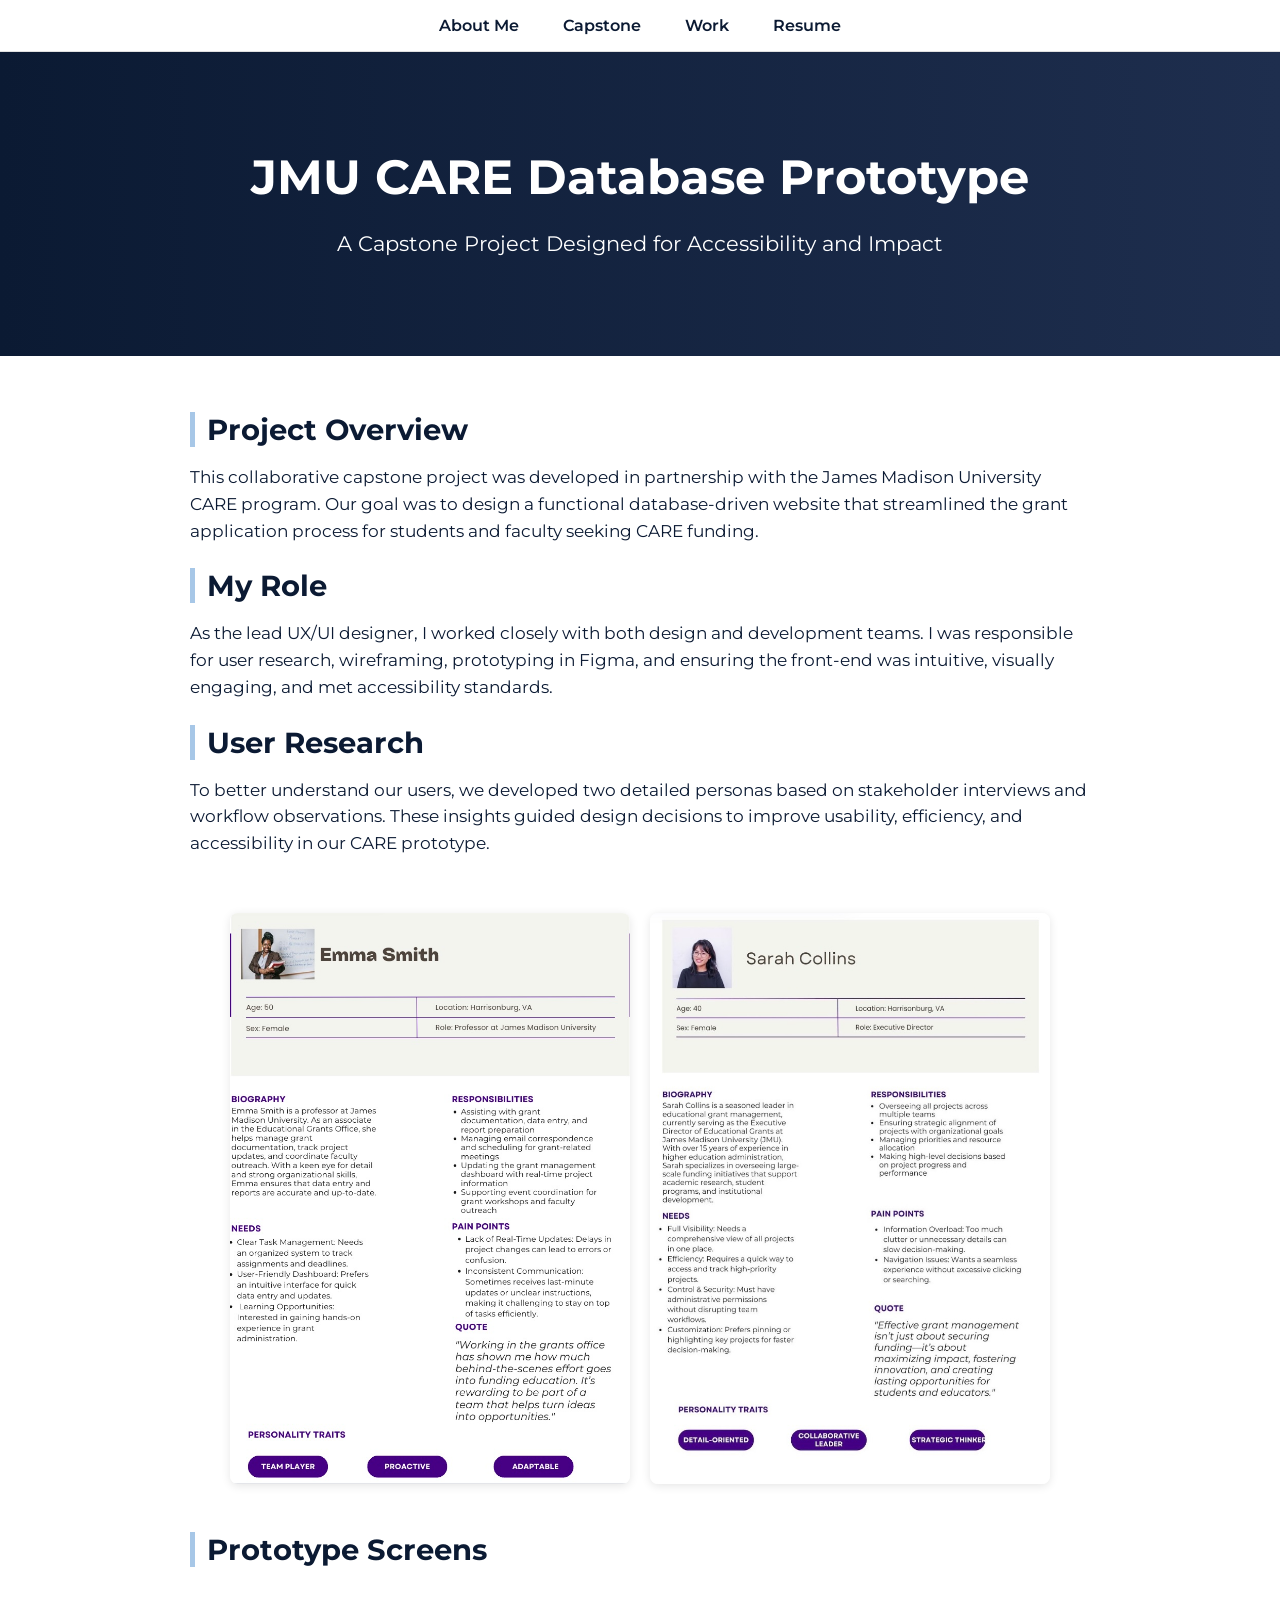
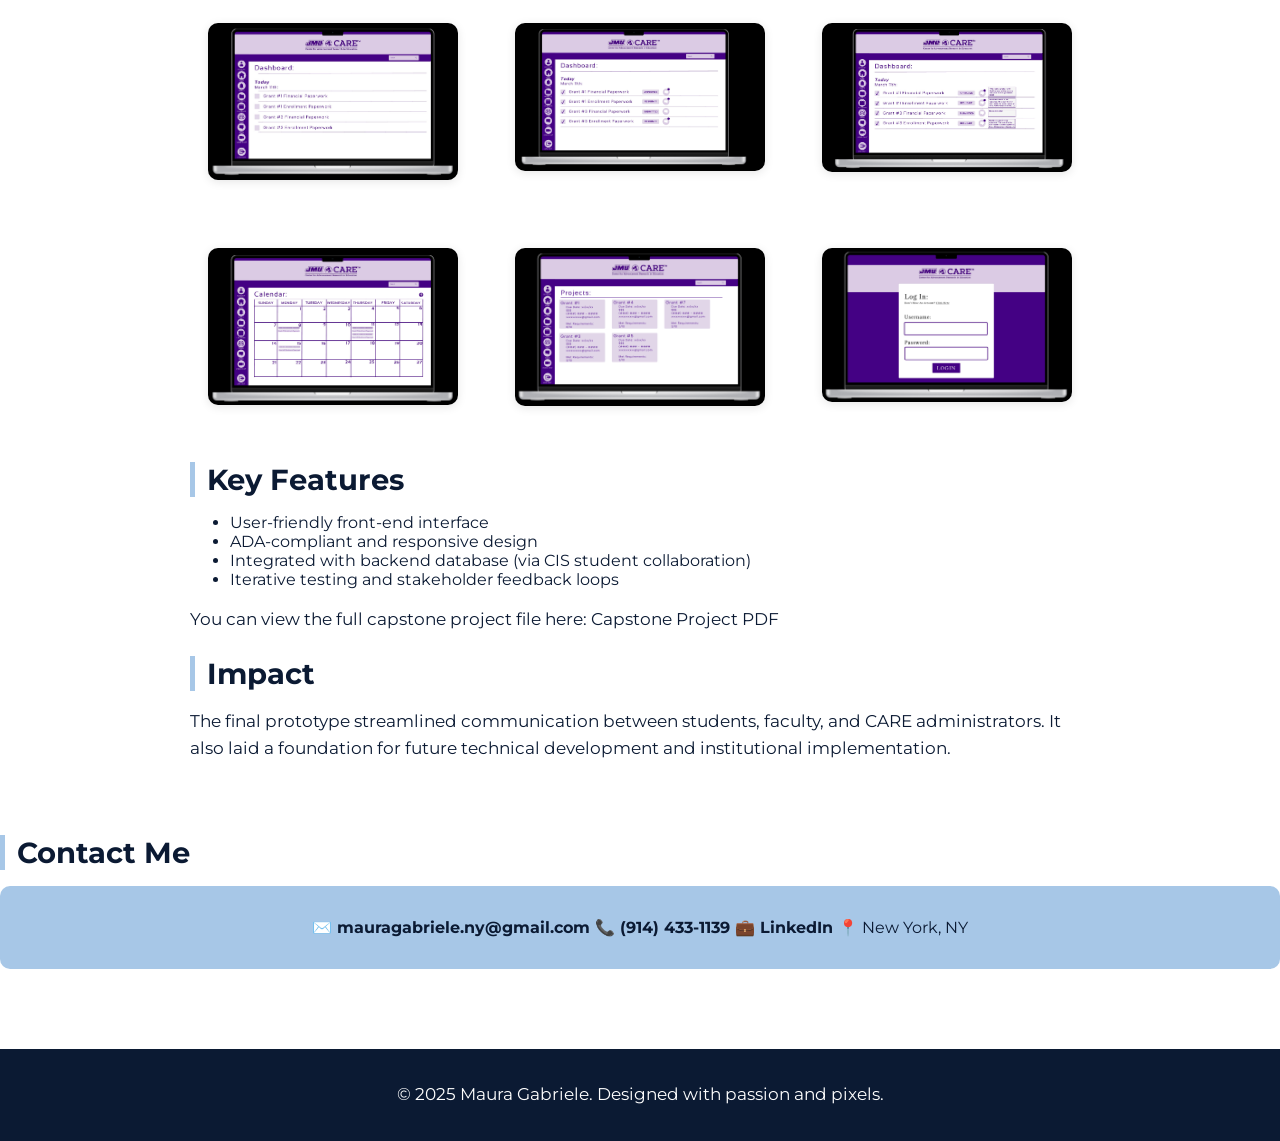
<file: capstone.html>
<!DOCTYPE html>
<html lang="en">
<head>
 <link rel="stylesheet" href="style.css" />
  <meta charset="UTF-8" />
  <meta name="viewport" content="width=device-width, initial-scale=1.0"/>
  <title>Capstone | Maura Gabriele</title>
  <link rel="stylesheet" href="style.css" />
  <link href="https://fonts.googleapis.com/css2?family=Montserrat:wght@400;700&display=swap" rel="stylesheet">
  <style>
    body {
      font-family: 'Montserrat', sans-serif;
      margin: 0;
      background: #ffffff;
      color: #0b1a33;
    }

    nav {
      background-color: #ffffff;
      border-bottom: 1px solid #e0e0e0;
      padding: 1rem 2rem;
      text-align: center;
    }

    nav a {
      color: #0b1a33;
      margin: 0 20px;
      font-weight: 600;
      font-size: 1rem;
      text-decoration: none;
    }

    nav a:hover {
      color: #a7c7e7;
    }

    header {
      background: linear-gradient(to right, #0b1a33, #1e2e4e);
      color: white;
      padding: 4rem 2rem;
      text-align: center;
    }

    h1 {
      margin-bottom: 0.5rem;
      font-size: 2.5rem;
    }

    .content {
      max-width: 900px;
      margin: auto;
      padding: 2rem;
    }

    h2 {
      border-left: 5px solid #a7c7e7;
      padding-left: 0.75rem;
      font-size: 1.8rem;
    }

    p {
      line-height: 1.6;
      font-size: 1.05rem;
    }

    img {
      width: 100%;
      border-radius: 8px;
      margin: 1.5rem 0;
      box-shadow: 0 2px 10px rgba(0,0,0,0.1);
    }

    footer {
      background-color: #0b1a33;
      color: white;
      text-align: center;
      padding: 1rem;
      font-size: 0.9rem;
    }
  </style>
</head>
<body>

  <nav>
    <a href="index.html">About Me</a>
    <a href="capstone.html">Capstone</a>
    <a href="work.html">Work</a>
    <a href="resume.html">Resume</a>
  </nav>


  <header>
    <h1>JMU CARE Database Prototype</h1>
    <p>A Capstone Project Designed for Accessibility and Impact</p>
  </header>

  <div class="content">
    <h2>Project Overview</h2>
    <p>This collaborative capstone project was developed in partnership with the James Madison University CARE program. Our goal was to design a functional database-driven website that streamlined the grant application process for students and faculty seeking CARE funding.</p>

    <h2>My Role</h2>
    <p>As the lead UX/UI designer, I worked closely with both design and development teams. I was responsible for user research, wireframing, prototyping in Figma, and ensuring the front-end was intuitive, visually engaging, and met accessibility standards.</p>

	<h2>User Research</h2>
    <p>To better understand our users, we developed two detailed personas based on stakeholder interviews and workflow observations. These insights guided design decisions to improve usability, efficiency, and accessibility in our CARE prototype.</p>
    
    <div class="persona-grid">
      <img src="ur1.jpg" alt="Sarah Collins Persona">
      <img src="ur2.jpg" alt="Emma Smith Persona">
    </div>
	  
 <h2>Prototype Screens</h2>
<div class="image-grid">
  <img src="Care1.jpg" alt="JMU CARE Screenshot 1" />
  <img src="Care2.jpg" alt="JMU CARE Screenshot 2" />
  <img src="Care3.jpg" alt="JMU CARE Screenshot 3" />
  <img src="Care4.jpg" alt="JMU CARE Screenshot 4" />
  <img src="Care5.jpg" alt="JMU CARE Screenshot 5" />
  <img src="Care6.jpg" alt="JMU CARE Screenshot 6" />
</div>

    <h2>Key Features</h2>
    <ul>
      <li>User-friendly front-end interface</li>
      <li>ADA-compliant and responsive design</li>
      <li>Integrated with backend database (via CIS student collaboration)</li>
      <li>Iterative testing and stakeholder feedback loops</li>
    </ul>

	<p>
    You can view the full capstone project file here: 
    <a href="https://drive.google.com/file/d/19zuNbnS-NiToDuTl55gMdB4h7fjOnELo/view?usp=share_link" target="_blank" rel="noopener noreferrer">
      Capstone Project PDF
    </a>
  </p>
	  
    <h2>Impact</h2>
    <p>The final prototype streamlined communication between students, faculty, and CARE administrators. It also laid a foundation for future technical development and institutional implementation.</p>
  </div>

    <section id="contact">
      <h2>Contact Me</h2>
      <div class="contact">
        <div class="contact-info">
            <a href="mailto:mauragabriele.ny@gmail.com" class="contact-item">
                ✉️ mauragabriele.ny@gmail.com
            </a>

            <a href="tel:+19144331139" class="contact-item">
                📞 (914) 433-1139
            </a>

            <a href="www.linkedin.com/in/maura-gabriele-64304a213"
               target="_blank"
               class="contact-item">
                💼 LinkedIn
            </a>

            <span class="contact-item">
                📍 New York, NY
            </span>
        </div>
        </div>
      </div>
    </section>
  </main>

  <footer>
    <p>© 2025 Maura Gabriele. Designed with passion and pixels.</p>
  </footer>
</body>
</html>
</file>
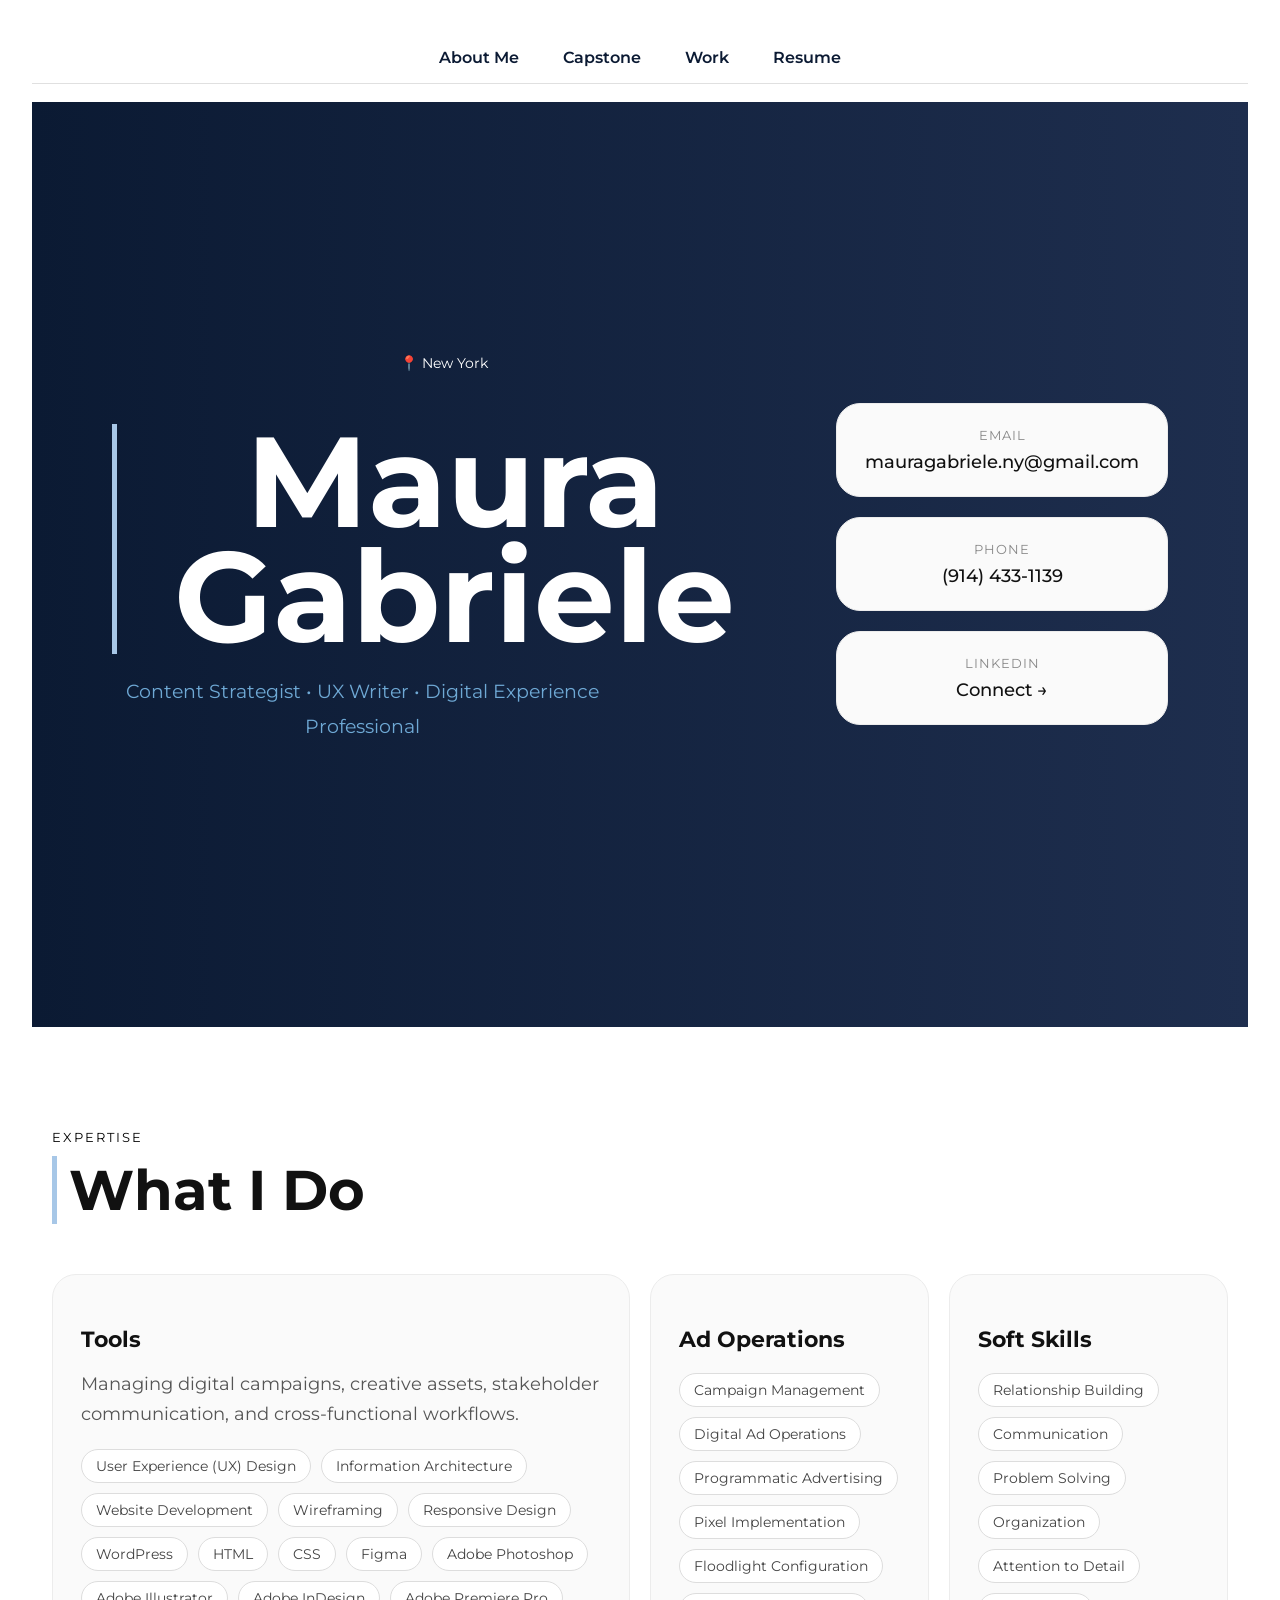
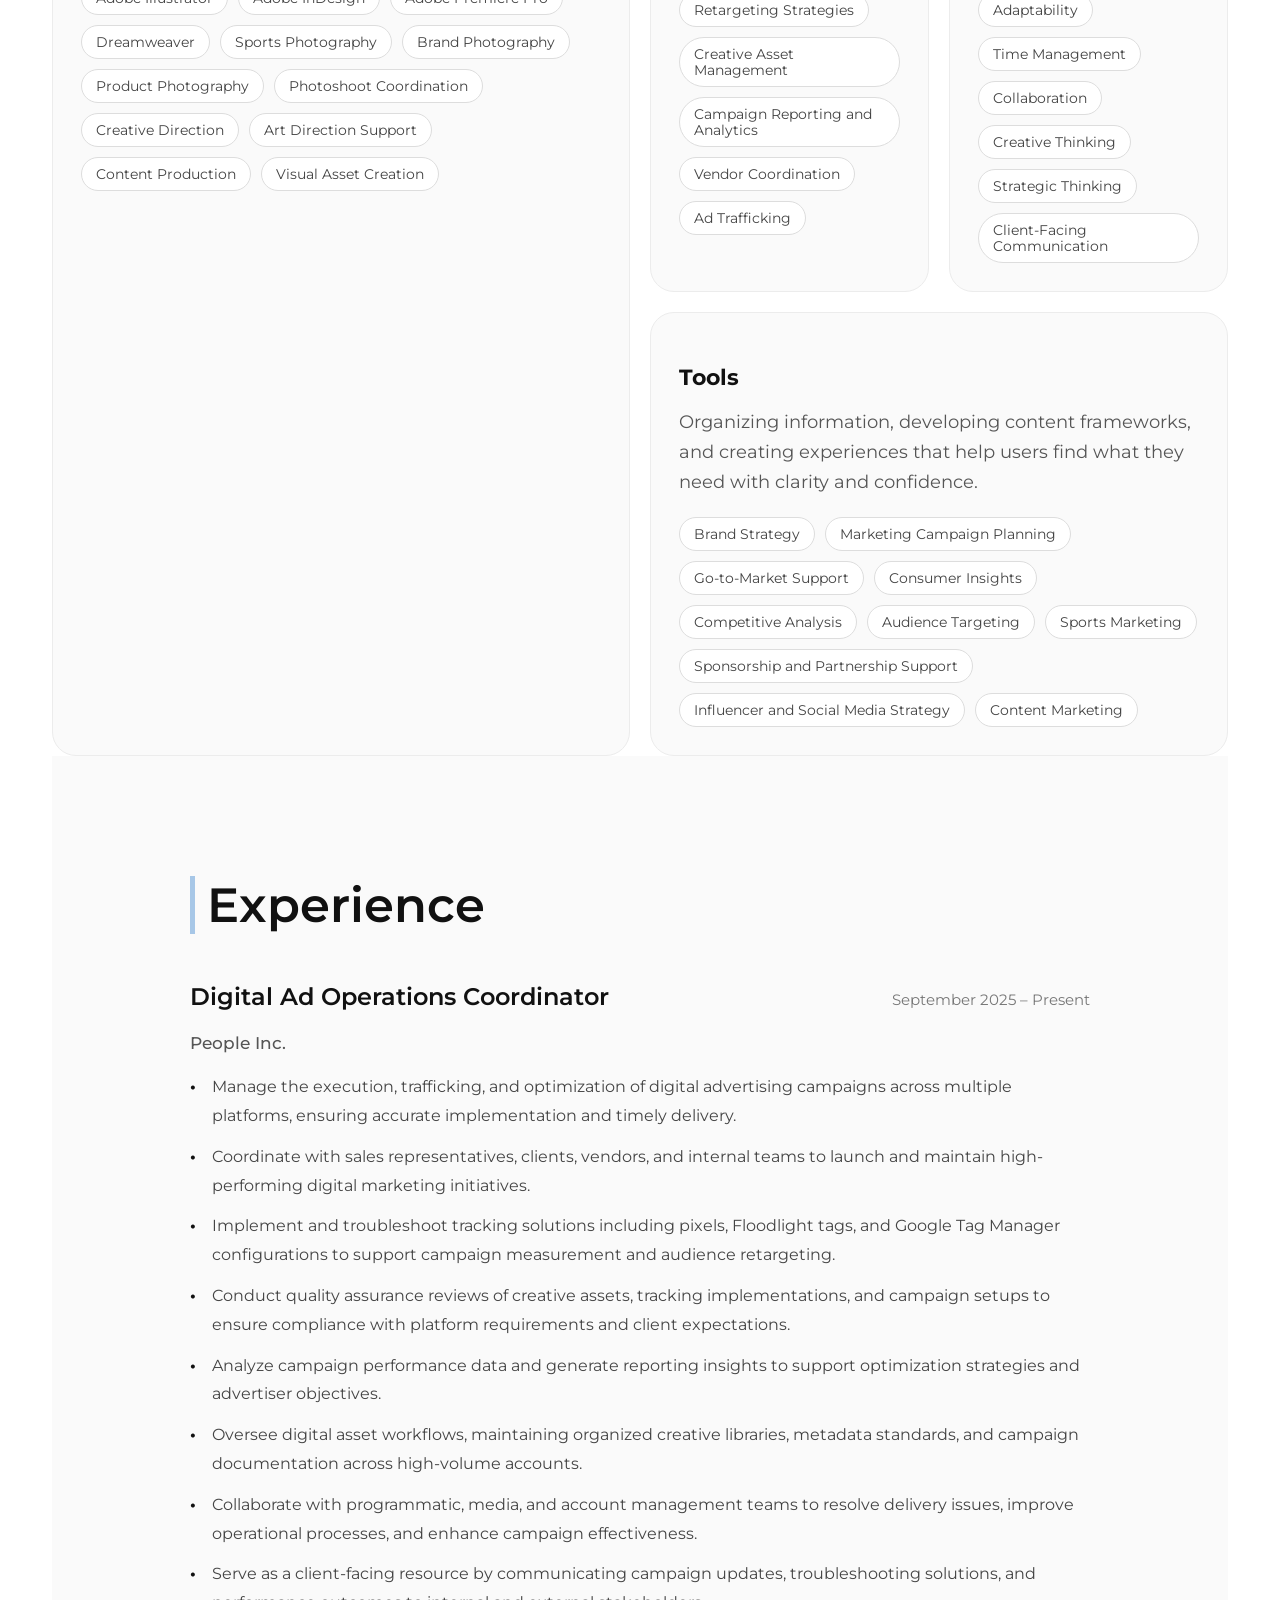
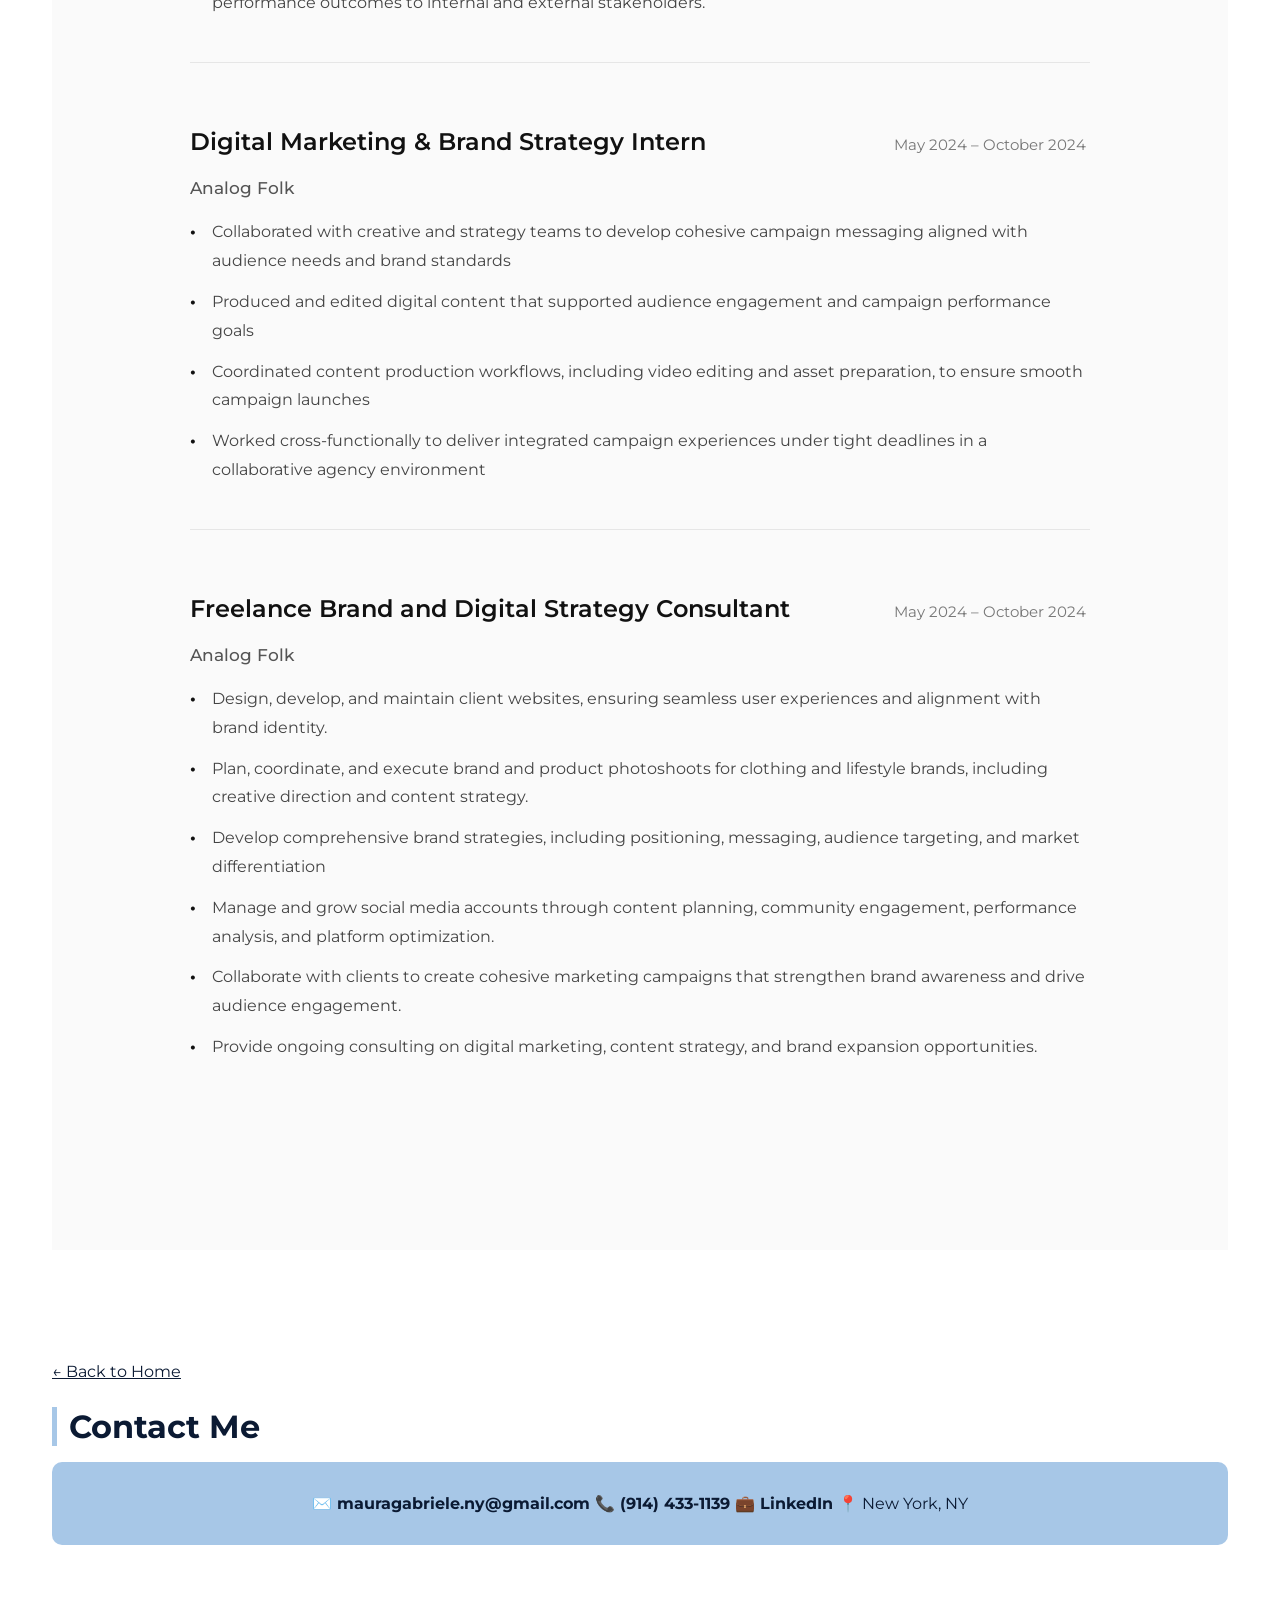
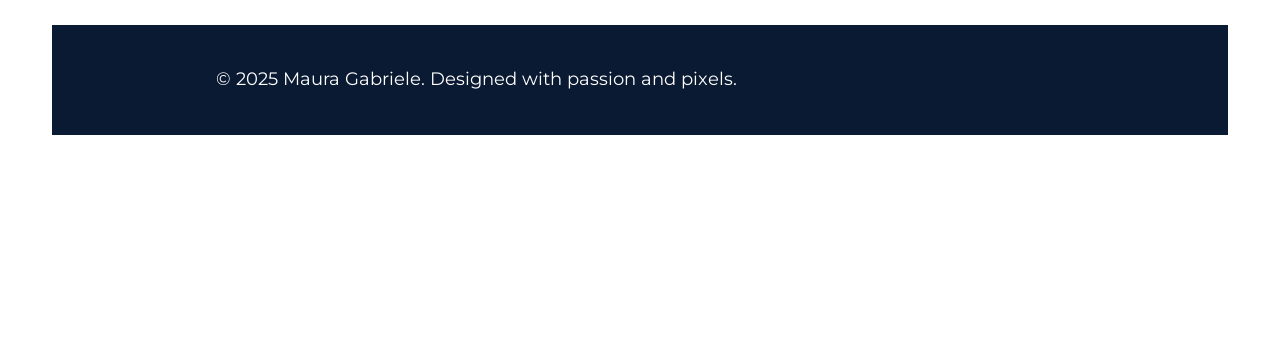
<file: resume.html>
<!DOCTYPE html>
<html lang="en">
<head>
  <meta charset="UTF-8" />
  <meta name="viewport" content="width=device-width, initial-scale=1.0"/>
  <title>Resume | Maura Gabriele</title>
  <link rel="stylesheet" href="style.css" />
  <link href="https://fonts.googleapis.com/css2?family=Montserrat:wght@400;700&display=swap" rel="stylesheet">
  <style>
    body {
      font-family: 'Montserrat', sans-serif;
      background-color: #ffffff;
      color: #0b1a33;
      margin: 0;
      padding: 2rem;
    }

    nav {
      background-color: #ffffff;
      border-bottom: 1px solid #e0e0e0;
      padding: 1rem 2rem;
      text-align: center;
    }

    nav a {
      color: #0b1a33;
      margin: 0 20px;
      font-weight: 600;
      font-size: 1rem;
      text-decoration: none;
      transition: color 0.3s;
    }

    nav a:hover {
      color: #a7c7e7;
    }

    h1 {
      font-size: 2.5rem;
      border-left: 5px solid #a7c7e7;
      padding-left: 1rem;
      margin-top: 2rem;
    }

    p {
      font-size: 1.1rem;
      line-height: 1.6;
      max-width: 800px;
      margin-top: 1rem;
    }

    a.back-link {
      display: inline-block;
      margin-top: 2rem;
      text-decoration: underline;
    }
	  .resume-section {
    padding: 80px 20px;
    background: #fafafa;
}

.resume-container {
    max-width: 900px;
    margin: 0 auto;
}

.resume-container h2 {
    font-size: 3rem;
    font-weight: 600;
    color: #111;
    margin-bottom: 3rem;
}

.resume-item {
    margin-bottom: 4rem;
    padding-bottom: 2rem;
    border-bottom: 1px solid #e6e6e6;
}

.resume-item:last-child {
    border-bottom: none;
}

.resume-header {
    display: flex;
    justify-content: space-between;
    align-items: baseline;
    gap: 20px;
    margin-bottom: 0.5rem;
    flex-wrap: wrap;
}

.resume-header h3 {
    font-size: 1.5rem;
    font-weight: 600;
    color: #111;
    margin: 0;
}

.resume-header span {
    font-size: 0.95rem;
    color: #777;
    white-space: nowrap;
}

.resume-item h4 {
    font-size: 1.05rem;
    font-weight: 500;
    color: #555;
    margin-bottom: 1.25rem;
}

.resume-item ul {
    list-style: none;
    padding: 0;
    margin: 0;
}

.resume-item li {
    position: relative;
    padding-left: 22px;
    margin-bottom: 12px;
    line-height: 1.8;
    color: #444;
}

.resume-item li::before {
    content: "•";
    position: absolute;
    left: 0;
    color: #111;
    font-weight: bold;
}

@media (max-width: 768px) {
    .resume-container h2 {
        font-size: 2.25rem;
    }

    .resume-header {
        flex-direction: column;
        gap: 5px;
    }

    .resume-header h3 {
        font-size: 1.3rem;
    }

    .resume-item li {
        font-size: 0.95rem;
    }
}
	  .skills-section {
    padding: 100px 20px;
    background: #ffffff;
}

.skills-container {
    max-width: 1200px;
    margin: 0 auto;
}

.section-header {
    margin-bottom: 50px;
}

.section-header span {
    text-transform: uppercase;
    letter-spacing: 2px;
    font-size: 0.8rem;
    color: #000000;
}

.section-header h2 {
    font-size: 3.5rem;
    margin-top: 10px;
    color: #111;
}

.bento-grid {
    display: grid;
    grid-template-columns: repeat(4, 1fr);
    gap: 20px;
}

.bento-card {
    background: #fafafa;
    border: 1px solid #ececec;
    border-radius: 24px;
    padding: 28px;
    transition: all 0.35s ease;
}

.bento-card:hover {
    transform: translateY(-8px);
    box-shadow: 0 20px 40px rgba(0,0,0,0.08);
}

.bento-card h3 {
    font-size: 1.4rem;
    margin-bottom: 12px;
    color: #111;
}

.bento-card p {
    line-height: 1.7;
    color: #555;
}

.large {
    grid-column: span 2;
    grid-row: span 2;
}

.wide {
    grid-column: span 2;
}

.tags {
    display: flex;
    flex-wrap: wrap;
    gap: 10px;
    margin-top: 20px;
}

.tags span {
    padding: 8px 14px;
    border-radius: 999px;
    background: white;
    border: 1px solid #ddd;
    font-size: 0.85rem;
    color: #444;
}

.tags span:hover {
    border-color: #111;
}

@media (max-width: 900px) {
    .bento-grid {
        grid-template-columns: 1fr;
    }

    .large,
    .wide {
        grid-column: span 1;
        grid-row: span 1;
    }

    .section-header h2 {
        font-size: 2.5rem;
    }
}
	  .hero {
    min-height: 85vh;
    display: grid;
    grid-template-columns: 2fr 1fr;
    align-items: center;
    gap: 60px;
    padding: 80px;
}

.location {
    display: inline-block;
    font-size: 0.9rem;
    color: #FFFFFF;
    margin-bottom: 20px;
}

.hero h1 {
    font-size: clamp(4rem, 10vw, 8rem);
    line-height: 0.9;
    font-weight: 700;
    color: #white;
    margin-bottom: 20px;
}

.tagline {
    font-size: 1.2rem;
    color: #6FA9D5;
    max-width: 500px;
    line-height: 1.8;
}

.hero-right {
    display: flex;
    flex-direction: column;
    gap: 20px;
}

.contact-card {
    text-decoration: none;
    background: #fafafa;
    border: 1px solid #ececec;
    border-radius: 24px;
    padding: 24px;
    transition: all 0.3s ease;
}

.contact-card:hover {
    transform: translateX(10px);
    background: #111;
}

.contact-card:hover .label,
.contact-card:hover .value {
    color: white;
}

.label {
    display: block;
    font-size: 0.8rem;
    text-transform: uppercase;
    letter-spacing: 1px;
    color: #888;
    margin-bottom: 8px;
}

.value {
    font-size: 1.1rem;
    color: #111;
    font-weight: 500;
}

@media (max-width: 900px) {
    .hero {
        grid-template-columns: 1fr;
        padding: 40px 20px;
        min-height: auto;
    }

    .hero h1 {
        font-size: 4rem;
    }
}
  </style>
</head>
<body>

  <nav>
    <a href="index.html">About Me</a>
    <a href="capstone.html">Capstone</a>
    <a href="work.html">Work</a>
    <a href="resume.html">Resume</a>
  </nav>
	
    <section className="min-h-screen bg-[#f8f7f4] text-black px-6 py-20 md:px-16 lg:px-28 font-sans">
      <div className="max-w-5xl mx-auto">
        <div className="mb-20 border-b border-black/10 pb-10">
          <p className="uppercase tracking-[0.3em] text-sm text-neutral-500 mb-4">
          </p>
<header class="hero">

    <div class="hero-left">
        <span class="location">📍 New York</span>

        <h1>
            Maura<br>
            Gabriele
        </h1>

        <p class="tagline">
            Content Strategist • UX Writer • Digital Experience Professional
        </p>
    </div>

    <div class="hero-right">

        <a href="mailto:mauragabriele.ny@gmail.com" class="contact-card">
            <span class="label">Email</span>
            <span class="value">mauragabriele.ny@gmail.com</span>
        </a>

        <a href="tel:+19144331139" class="contact-card">
            <span class="label">Phone</span>
            <span class="value">(914) 433-1139</span>
        </a>

        <a href="https://www.linkedin.com/in/maura-gabriele-64304a213"
           target="_blank"
           class="contact-card">
            <span class="label">LinkedIn</span>
            <span class="value">Connect →</span>
        </a>

    </div>

</header>

          <a
            href="https://www.linkedin.com/in/maura-gabriele-64304a213"
            target="_blank"
            rel="noopener noreferrer"
            className="inline-block mt-6 text-neutral-800 underline underline-offset-4 hover:text-black transition"
          >
          </a>
        </div>

        <div className="grid md:grid-cols-12 gap-10 mb-24">
          <div className="md:col-span-4">

          </div>
        </div>

          <section class="skills-section">
    <div class="skills-container">
        <div class="section-header">
            <span>Expertise</span>
            <h2>What I Do</h2>
        </div>

        <div class="bento-grid">

            <div class="bento-card large">
                <h3>Tools</h3>
                <p>
                    Managing digital campaigns, creative assets,
                    stakeholder communication, and cross-functional workflows.
                </p>

                <div class="tags">
				  <span>User Experience (UX) Design</span>
<span>Information Architecture</span>
<span>Website Development</span>
<span>Wireframing</span>
<span>Responsive Design</span>
<span>WordPress</span>
<span>HTML</span>
<span>CSS</span>
<span>Figma</span>
<span>Adobe Photoshop</span>
<span>Adobe Illustrator</span>
<span>Adobe InDesign</span>
<span>Adobe Premiere Pro</span>
<span>Dreamweaver</span>

<span>Sports Photography</span>
<span>Brand Photography</span>
<span>Product Photography</span>
<span>Photoshoot Coordination</span>
<span>Creative Direction</span>
<span>Art Direction Support</span>
<span>Content Production</span>
<span>Visual Asset Creation</span>
                </div>
            </div>

            <div class="bento-card">
                <h3>Ad Operations</h3>
				 <div class="tags">
<span>Campaign Management</span>
<span>Digital Ad Operations</span>
<span>Programmatic Advertising</span>
<span>Pixel Implementation</span>
<span>Floodlight Configuration</span>
<span>Retargeting Strategies</span>
<span>Creative Asset Management</span>
<span>Campaign Reporting and Analytics</span>
<span>Vendor Coordination</span>
<span>Ad Trafficking</span>
			  </div>
            </div>

            <div class="bento-card">
                <h3>Soft Skills</h3>
				   <div class="tags">
             <span>Relationship Building</span>
	<span>Communication</span>
	<span>Problem Solving</span>
	<span>Organization</span>
	<span>Attention to Detail</span>
	<span>Adaptability</span>
	<span>Time Management</span>
	<span>Collaboration</span>
	<span>Creative Thinking</span>
	<span>Strategic Thinking</span>
	<span>Client-Facing Communication</span>
				</div>
            </div>

            <div class="bento-card wide">
                <h3>Tools</h3>
                <p>
					Organizing information, developing content frameworks,
                    and creating experiences that help users find what they
                    need with clarity and confidence.
              </p>

            <div class="tags">
					<span>Brand Strategy</span>
					<span>Marketing Campaign Planning</span>
					<span>Go-to-Market Support</span>
					<span>Consumer Insights</span>
					<span>Competitive Analysis</span>
					<span>Audience Targeting</span>
					<span>Sports Marketing</span>
					<span>Sponsorship and Partnership Support</span>
					<span>Influencer and Social Media Strategy</span>
			  <span>Content Marketing</span>
                </div>
            </div>


        </div>
	</div>
          <section class="resume-section">
    <div class="resume-container">

        <h2>Experience</h2>

        <div class="resume-item">
          <div class="resume-header">
                <h3>Digital Ad Operations Coordinator</h3>
                <span>September 2025 – Present</span>
            </div>

            <h4>People Inc.</h4>

            <ul>
              <li>Manage the execution, trafficking, and optimization of digital advertising campaigns across multiple platforms, ensuring accurate implementation and timely delivery.</li>
                <li>Coordinate with sales representatives, clients, vendors, and internal teams to launch and maintain high-performing digital marketing initiatives.</li>
                <li>Implement and troubleshoot tracking solutions including pixels, Floodlight tags, and Google Tag Manager configurations to support campaign measurement and audience retargeting.</li>
				<li>Conduct quality assurance reviews of creative assets, tracking implementations, and campaign setups to ensure compliance with platform requirements and client expectations.</li>
				<li>Analyze campaign performance data and generate reporting insights to support optimization strategies and advertiser objectives.</li>
				<li>Oversee digital asset workflows, maintaining organized creative libraries, metadata standards, and campaign documentation across high-volume accounts.</li>
				<li>Collaborate with programmatic, media, and account management teams to resolve delivery issues, improve operational processes, and enhance campaign effectiveness.</li>
				<li>Serve as a client-facing resource by communicating campaign updates, troubleshooting solutions, and performance outcomes to internal and external stakeholders.</li>

          </ul>
        </div>

      <div class="resume-item">
            <div class="resume-header">
                <h3>Digital Marketing &amp; Brand Strategy Intern</h3>
                <span>May 2024 – October 2024&nbsp;</span>
            </div>

            <h4>Analog Folk</h4>

          <ul>
            <li>Collaborated with creative and strategy teams to develop cohesive campaign messaging aligned with audience needs and brand standards</li>
              <li>Produced and edited digital content that supported audience engagement and campaign performance goals</li>
			<li> Coordinated content production workflows, including video editing and asset preparation, to ensure smooth campaign launches </li>
			 <li>Worked cross-functionally to deliver integrated campaign experiences under tight deadlines in a collaborative agency environment</li>
        </ul>
        </div>
	      <div class="resume-item">
            <div class="resume-header">
                <h3>Freelance Brand and Digital Strategy Consultant</h3>
                <span>May 2024 – October 2024&nbsp;</span>
            </div>

            <h4>Analog Folk</h4>

          <ul>
            <li>Design, develop, and maintain client websites, ensuring seamless user experiences and alignment with brand identity.</li>
              <li>Plan, coordinate, and execute brand and product photoshoots for clothing and lifestyle brands, including creative direction and content strategy. </li>
			<li> Develop comprehensive brand strategies, including positioning, messaging, audience targeting, and market differentiation </li>
			 <li>Manage and grow social media accounts through content planning, community engagement, performance analysis, and platform optimization.</li>
			  <li>Collaborate with clients to create cohesive marketing campaigns that strengthen brand awareness and drive audience engagement.</li>
			  <li>Provide ongoing consulting on digital marketing, content strategy, and brand expansion opportunities.</li>
        </ul>
        </div>

    </div>
			  
</section>

  <a class="back-link" href="index.html">← Back to Home</a>

    <section id="contact">
      <h2>Contact Me</h2>
      <div class="contact">
        <div class="contact-info">
            <a href="mailto:mauragabriele.ny@gmail.com" class="contact-item">
                ✉️ mauragabriele.ny@gmail.com
            </a>

            <a href="tel:+19144331139" class="contact-item">
                📞 (914) 433-1139
            </a>

            <a href="www.linkedin.com/in/maura-gabriele-64304a213"
               target="_blank"
               class="contact-item">
                💼 LinkedIn
            </a>
            <span class="contact-item">
                📍 New York, NY
            </span>
        </div>    
		</div>
			  </section>

  <footer>
    <p>© 2025 Maura Gabriele. Designed with passion and pixels.</p>
  </footer>

</body>
</html>
</file>
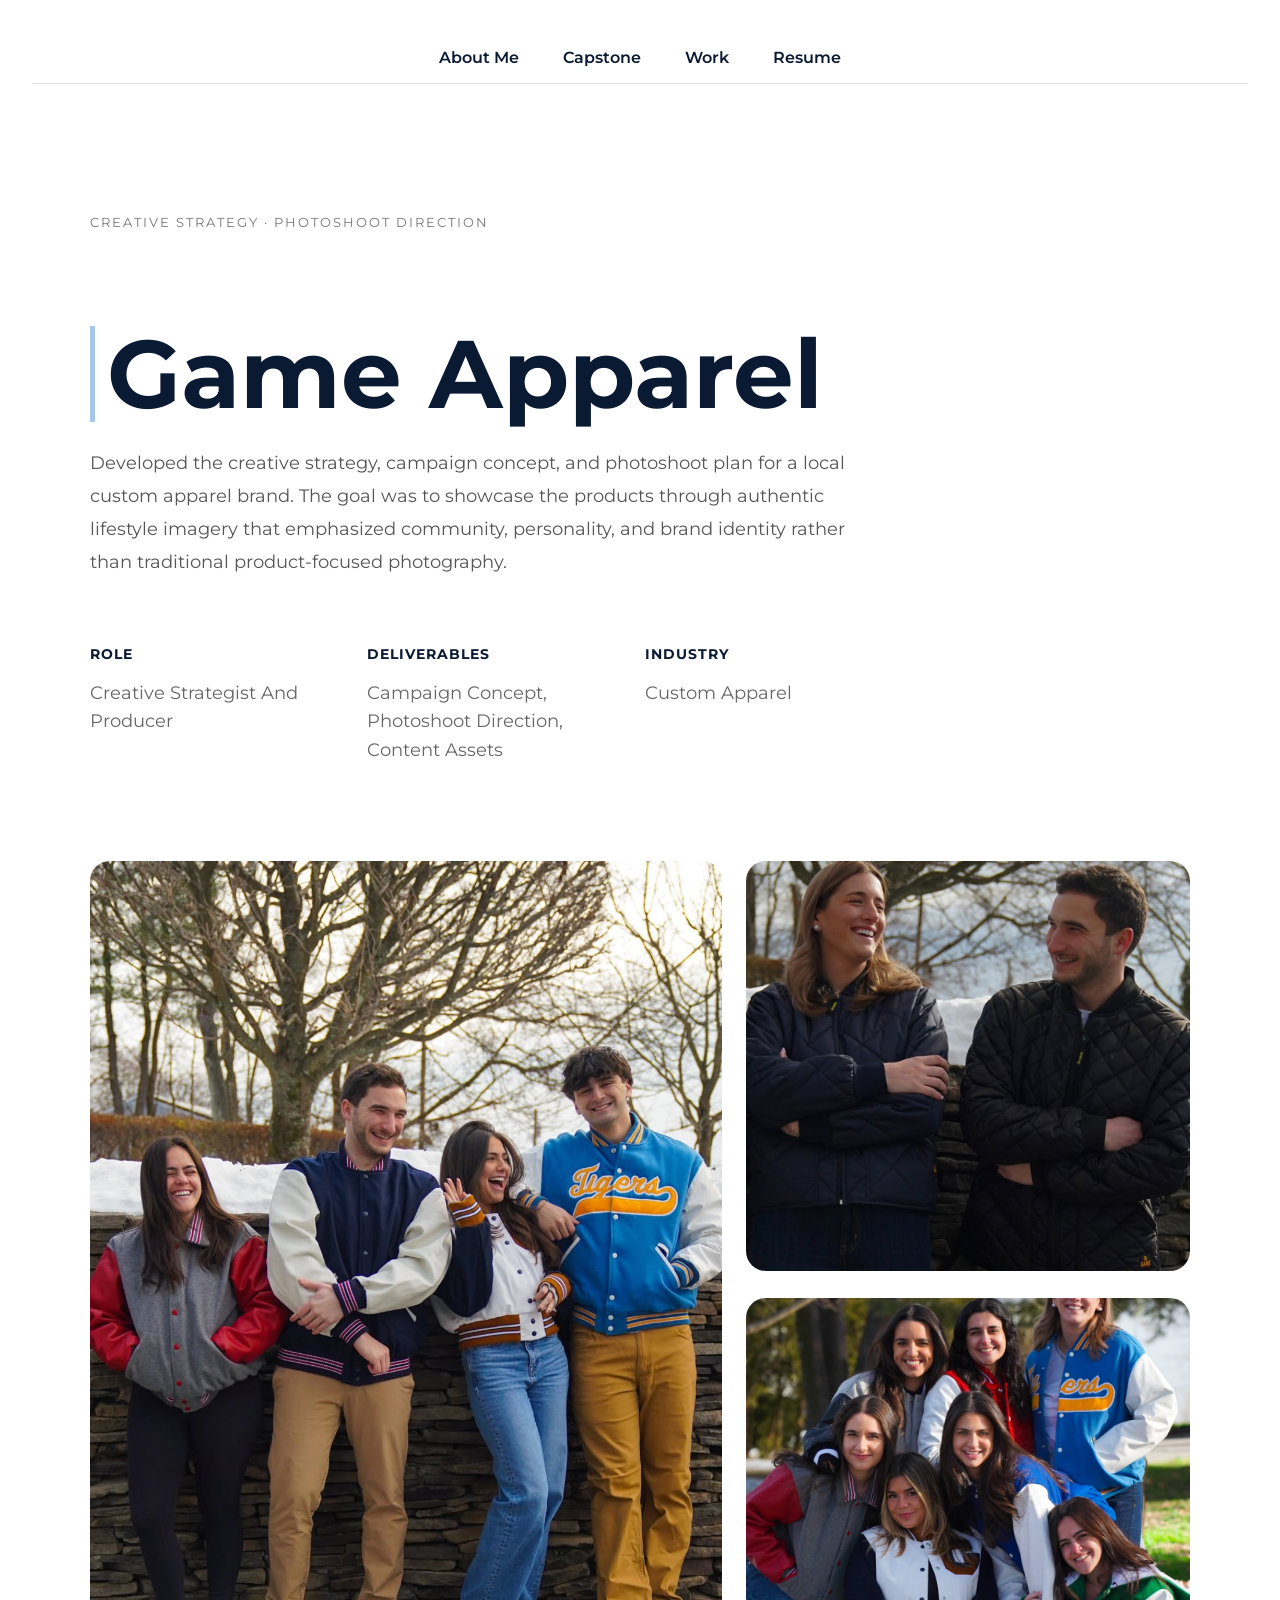
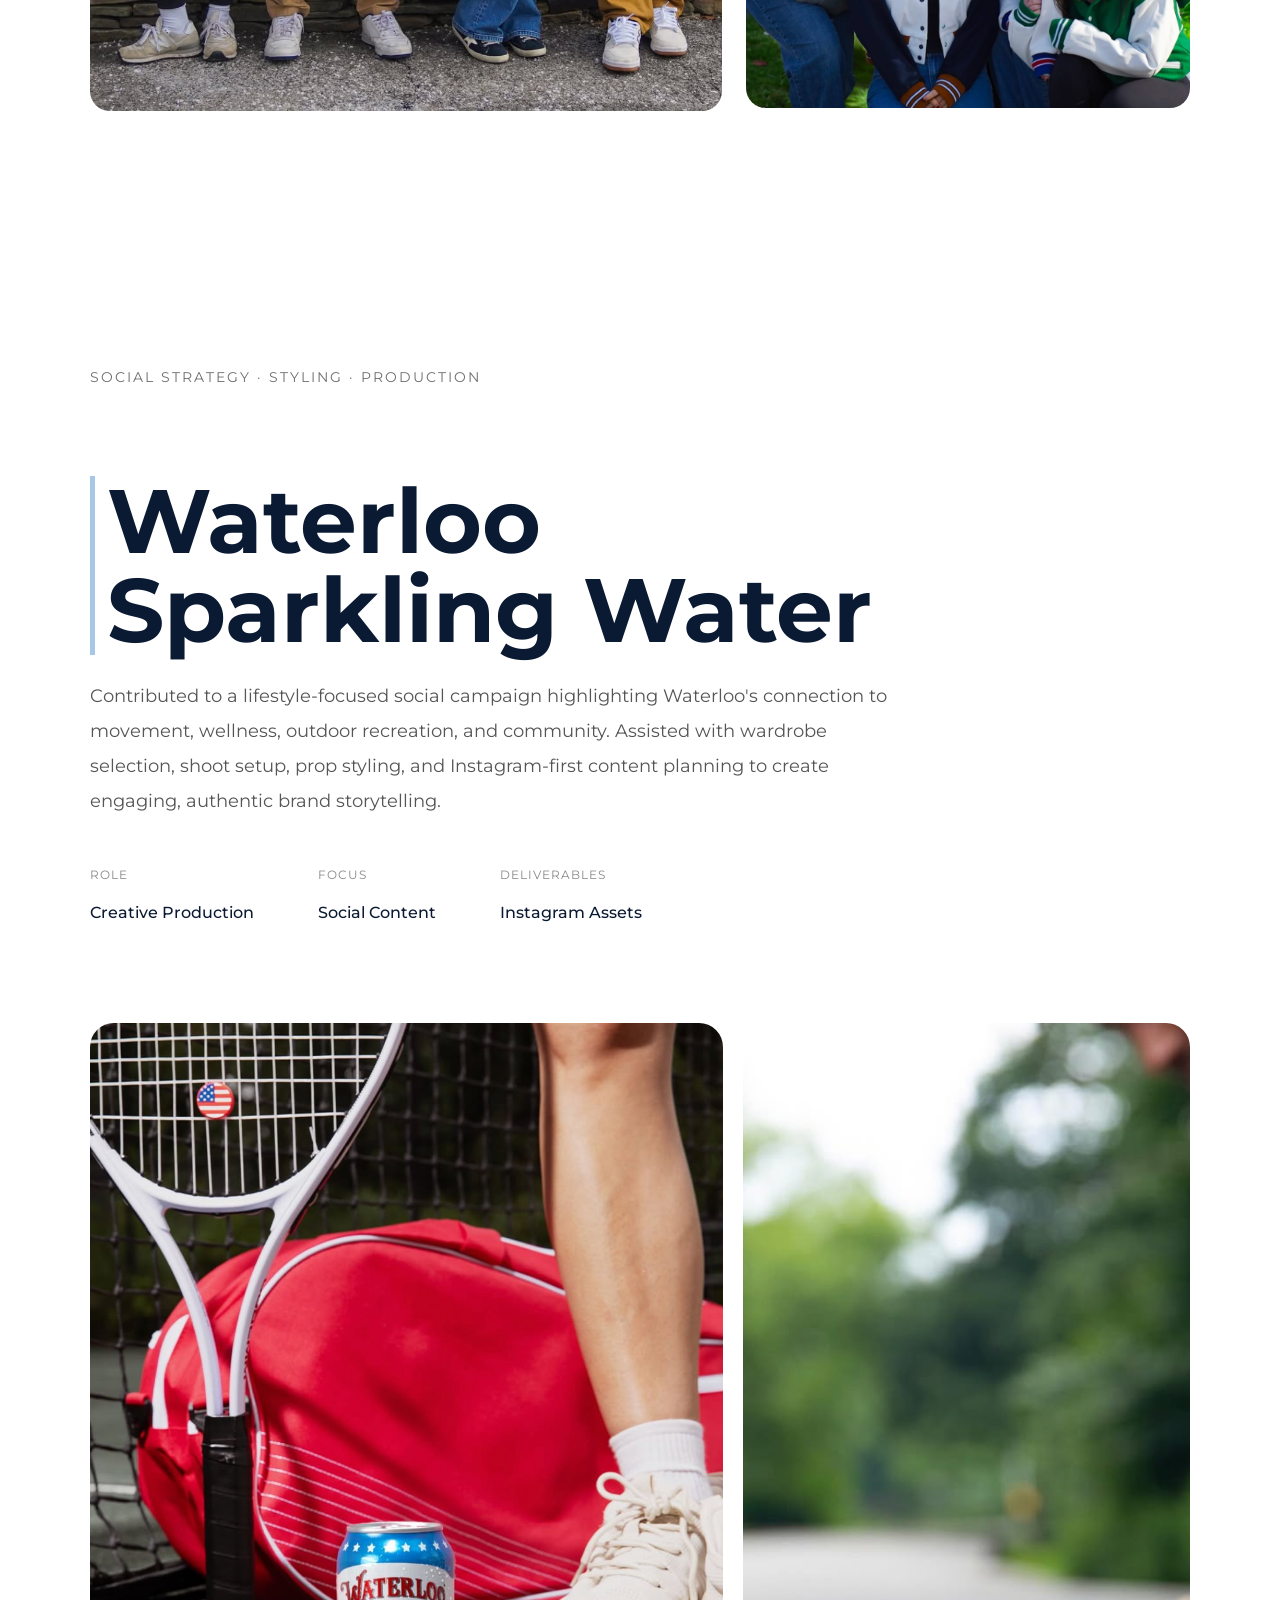
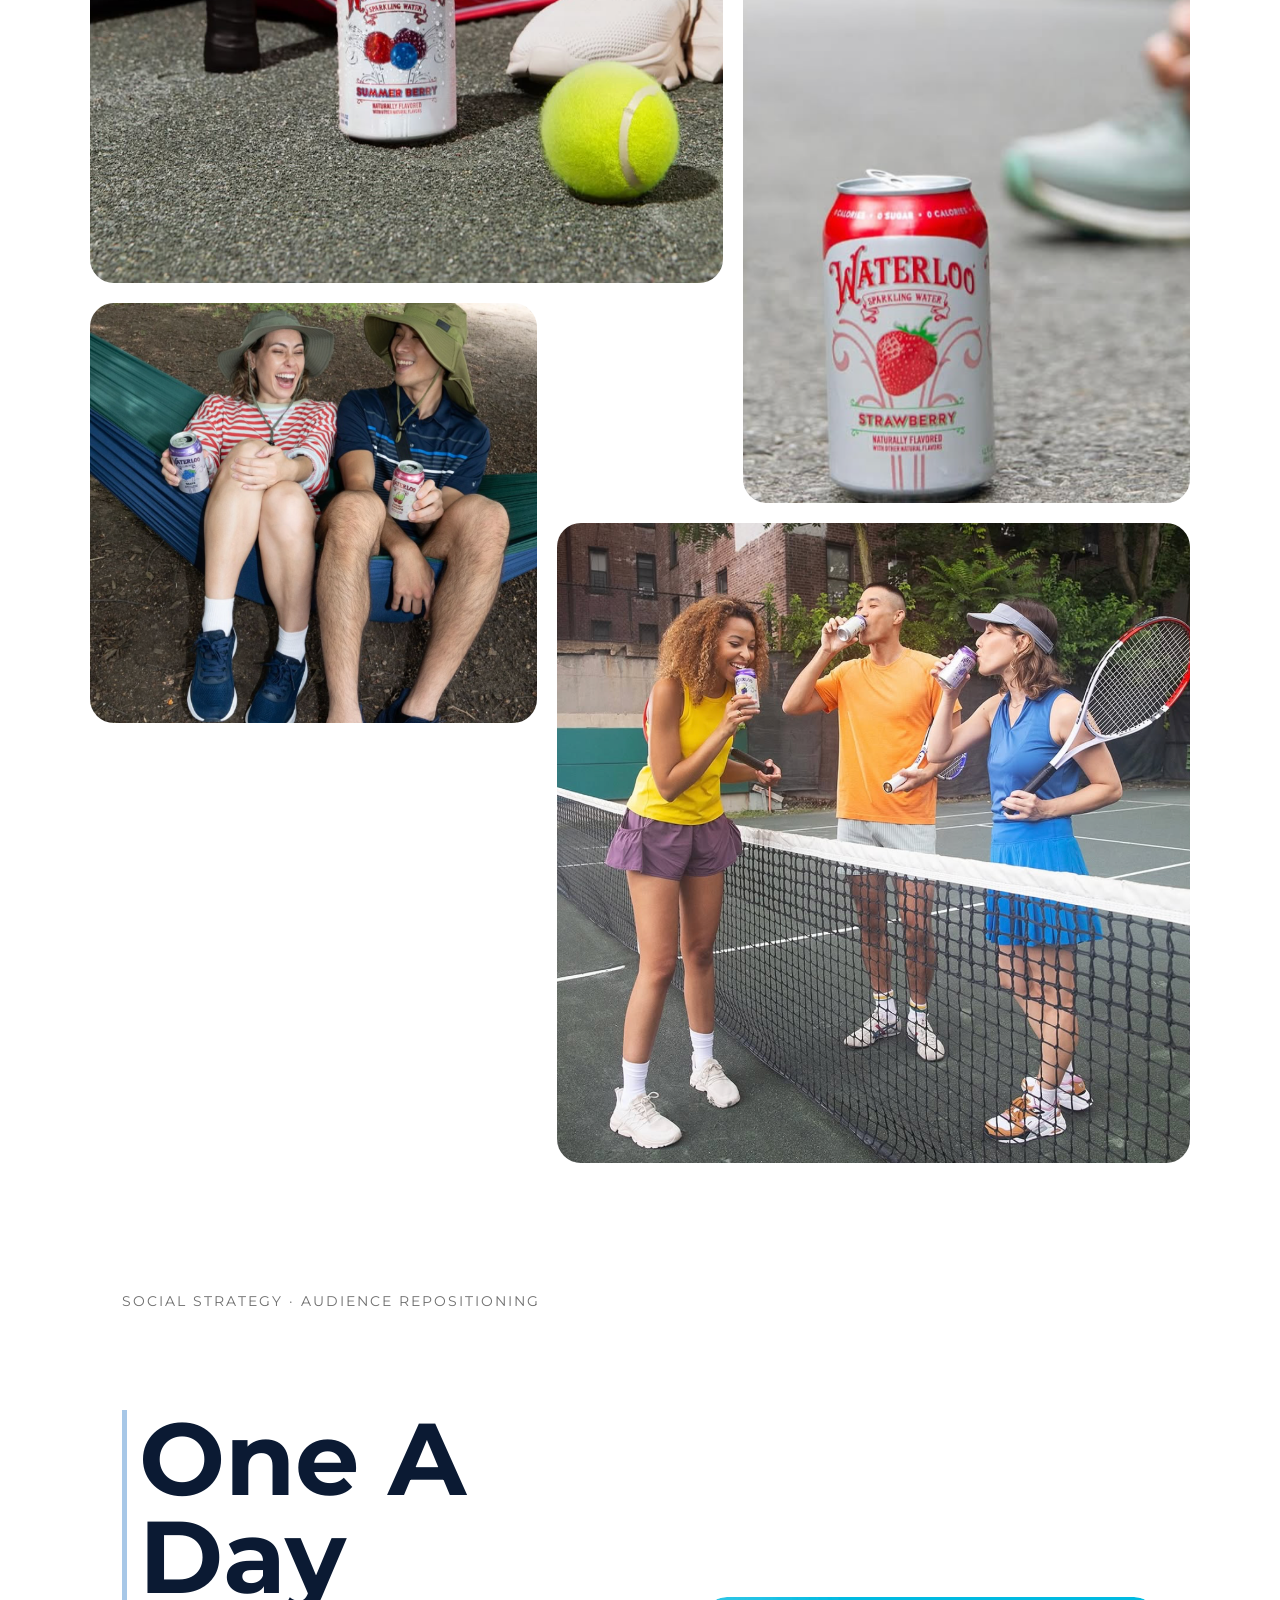
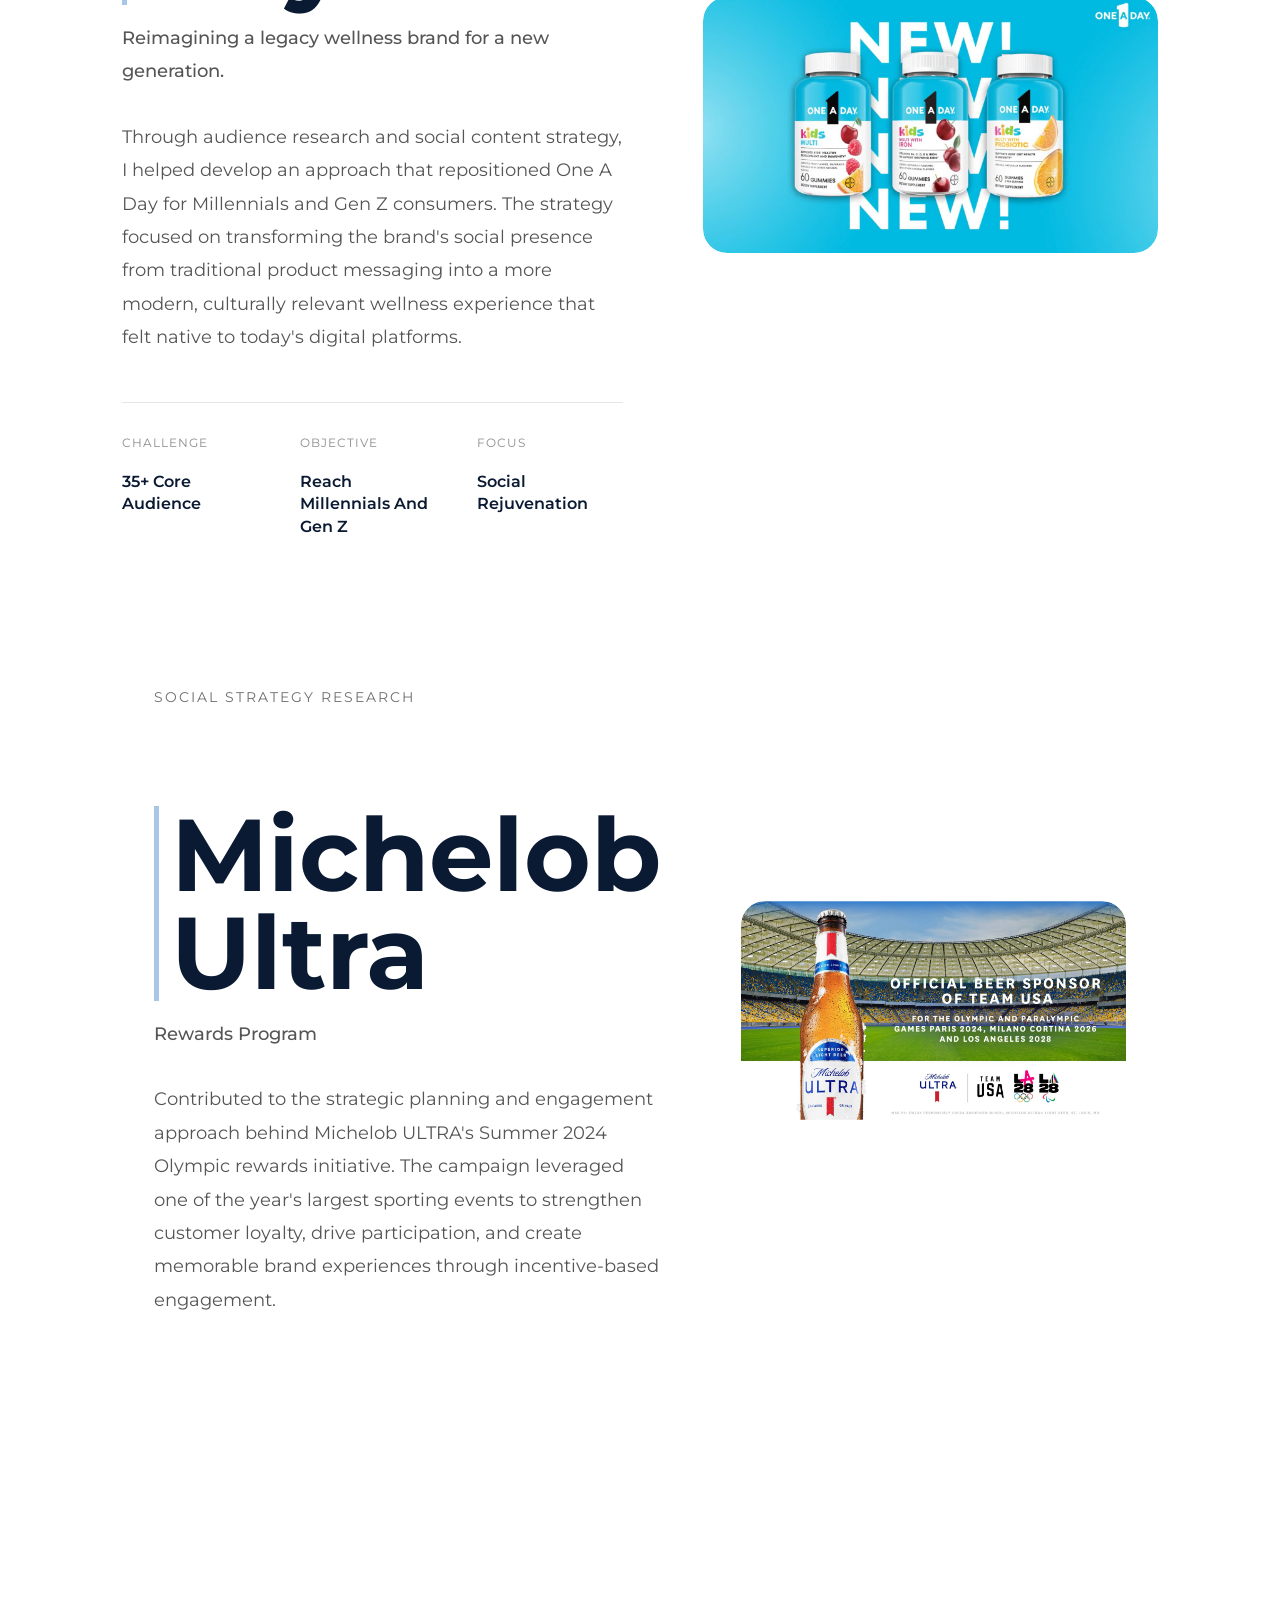
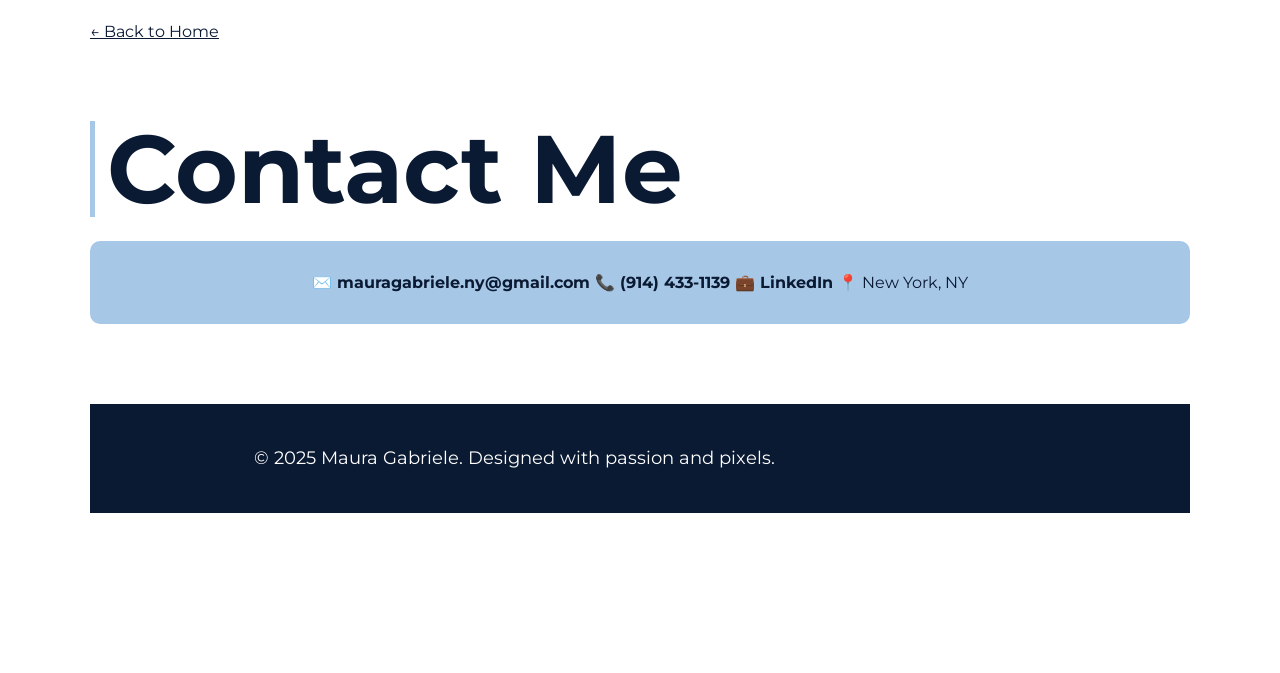
<file: work.html>
<!DOCTYPE html>
<html lang="en">
<head>
  <meta charset="UTF-8" />
  <meta name="viewport" content="width=device-width, initial-scale=1.0"/>
  <title>User Research | Maura Gabriele</title>
  <link rel="stylesheet" href="style.css" />
  <link href="https://fonts.googleapis.com/css2?family=Montserrat:wght@400;700&display=swap" rel="stylesheet">
  <style>
    body {
      font-family: 'Montserrat', sans-serif;
      background-color: #ffffff;
      color: #0b1a33;
      margin: 0;
      padding: 2rem;
    }

    nav {
      background-color: #ffffff;
      border-bottom: 1px solid #e0e0e0;
      padding: 1rem 2rem;
      text-align: center;
    }

    nav a {
      color: #0b1a33;
      margin: 0 20px;
      font-weight: 600;
      font-size: 1rem;
      text-decoration: none;
      transition: color 0.3s;
    }

    nav a:hover {
      color: #a7c7e7;
    }

    h1 {
      font-size: 2.5rem;
      border-left: 5px solid #a7c7e7;
      padding-left: 1rem;
      margin-top: 2rem;
    }

    p {
      font-size: 1.1rem;
      line-height: 1.6;
      max-width: 800px;
      margin-top: 1rem;
    }

    a.back-link {
      display: inline-block;
      margin-top: 2rem;
      text-decoration: underline;
    }
	  .case-study {
  max-width: 1400px;
  margin: 0 auto;
  padding: 8rem 2rem;
}

.case-study-header {
  max-width: 800px;
  margin-bottom: 5rem;
}

.eyebrow {
  display: inline-block;
  text-transform: uppercase;
  letter-spacing: 2px;
  font-size: 0.8rem;
  color: #777;
  margin-bottom: 1rem;
}

.case-study h2 {
  font-size: clamp(3rem, 8vw, 6rem);
  line-height: 1;
  margin-bottom: 1.5rem;
}

.project-description {
  font-size: 1.15rem;
  line-height: 1.8;
  color: #555;
}

.project-meta {
  display: grid;
  grid-template-columns: repeat(3, 1fr);
  gap: 2rem;
  margin-top: 3rem;
}

.project-meta h4 {
  margin-bottom: 0.5rem;
  font-size: 0.9rem;
  text-transform: uppercase;
  letter-spacing: 1px;
}

.project-meta p {
  color: #666;
  line-height: 1.6;
}

.gallery-grid {
  display: grid;
  grid-template-columns: repeat(12, 1fr);
  gap: 1.5rem;
}

.gallery-item {
  overflow: hidden;
  border-radius: 20px;
}

.gallery-item img {
  width: 100%;
  height: 100%;
  display: block;
  object-fit: cover;
  transition: transform 0.5s ease;
}

.gallery-item:hover img {
  transform: scale(1.04);
}

/* Layout */

.gallery-large {
  grid-column: span 7;
  grid-row: span 2;
  height: 850px;
}

.gallery-grid .gallery-item:nth-child(2) {
  grid-column: span 5;
  height: 410px;
}

.gallery-grid .gallery-item:nth-child(3) {
  grid-column: span 5;
  height: 410px;
}

.gallery-wide {
  grid-column: span 7;
  height: 410px;
}

/* Responsive */

@media (max-width: 992px) {
  .gallery-grid {
    grid-template-columns: 1fr;
  }

  .gallery-large,
  .gallery-wide,
  .gallery-grid .gallery-item:nth-child(2),
  .gallery-grid .gallery-item:nth-child(3) {
    grid-column: auto;
    height: 500px;
  }

  .project-meta {
    grid-template-columns: 1fr;
  }
}

@media (max-width: 600px) {
  .case-study {
    padding: 5rem 1.5rem;
  }

  .gallery-large,
  .gallery-wide,
  .gallery-grid .gallery-item:nth-child(2),
  .gallery-grid .gallery-item:nth-child(3) {
    height: 350px;
  }
}
	  .waterloo-project {
  max-width: 1500px;
  margin: 0 auto;
  padding: 8rem 2rem;
}

.project-intro {
  max-width: 850px;
  margin-bottom: 5rem;
}

.project-tag {
  display: inline-block;
  font-size: 0.8rem;
  text-transform: uppercase;
  letter-spacing: 2px;
  color: #777;
  margin-bottom: 1rem;
}

.project-intro h2 {
  font-size: clamp(3rem, 7vw, 6rem);
  line-height: 1;
  margin-bottom: 1.5rem;
}

.project-intro p {
  font-size: 1.15rem;
  line-height: 1.9;
  color: #555;
}

.project-details {
  display: flex;
  gap: 4rem;
  margin-top: 3rem;
  flex-wrap: wrap;
}

.project-details span {
  display: block;
  font-size: 0.75rem;
  letter-spacing: 1px;
  text-transform: uppercase;
  color: #888;
  margin-bottom: 0.5rem;
}

.project-details h4 {
  font-weight: 500;
}

/* Gallery */

.waterloo-grid {
  display: grid;
  grid-template-columns: repeat(12, 1fr);
  grid-auto-rows: 90px;
  gap: 1.25rem;
}

.grid-item {
  overflow: hidden;
  border-radius: 24px;
  position: relative;
}

.grid-item img {
  width: 100%;
  height: 100%;
  object-fit: cover;
  display: block;
  transition: transform 0.6s ease;
}

.grid-item:hover img {
  transform: scale(1.05);
}

/* Layout */

.hero {
  grid-column: span 7;
  grid-row: span 8;
}

.product {
  grid-column: span 5;
  grid-row: span 4;
}

.tennis {
  grid-column: span 7;
  grid-row: span 6;
}

.detail {
  grid-column: span 5;
  grid-row: span 10;
}

/* Optional Overlay */

.grid-item::after {
  content: "";
  position: absolute;
  inset: 0;
  background: linear-gradient(
    to top,
    rgba(0,0,0,.12),
    transparent
  );
  opacity: 0;
  transition: .3s ease;
}

.grid-item:hover::after {
  opacity: 1;
}

/* Responsive */

@media (max-width: 992px) {

  .waterloo-grid {
    grid-template-columns: 1fr;
    grid-auto-rows: auto;
  }

  .hero,
  .product,
  .tennis,
  .detail {
    grid-column: auto;
    grid-row: auto;
    height: 500px;
  }

  .project-details {
    gap: 2rem;
  }
}

@media (max-width: 600px) {

  .waterloo-project {
    padding: 5rem 1.5rem;
  }

  .project-intro h2 {
    font-size: 3rem;
  }

  .hero,
  .product,
  .tennis,
  .detail {
    height: 350px;
  }
}
	  .oneaday-project {
  padding: 8rem 2rem;
  max-width: 1500px;
  margin: 0 auto;
}

.project-content {
  display: grid;
  grid-template-columns: 1.1fr 1fr;
  gap: 5rem;
  align-items: center;
}

.project-copy {
  max-width: 650px;
}

.project-tag {
  display: inline-block;
  margin-bottom: 1rem;
  font-size: 0.85rem;
  text-transform: uppercase;
  letter-spacing: 2px;
  color: #6f6f6f;
}

.project-copy h2 {
  font-size: clamp(3.5rem, 8vw, 7rem);
  line-height: 0.95;
  margin-bottom: 1rem;
}

.lead {
  font-size: 1.4rem;
  font-weight: 500;
  color: #00b7e5;
  margin-bottom: 2rem;
}

.project-copy p {
  font-size: 1.1rem;
  line-height: 1.9;
  color: #555;
}

.project-image {
  position: relative;
}

.project-image img {
  width: 100%;
  display: block;
  border-radius: 24px;
  object-fit: cover;
  box-shadow:
    0 30px 60px rgba(0,0,0,.08);
}

.project-stats {
  display: grid;
  grid-template-columns: repeat(3, 1fr);
  gap: 2rem;
  margin-top: 3rem;
  padding-top: 2rem;
  border-top: 1px solid #e6e6e6;
}

.stat span {
  display: block;
  font-size: 0.75rem;
  text-transform: uppercase;
  letter-spacing: 1px;
  color: #8d8d8d;
  margin-bottom: .75rem;
}

.stat h4 {
  font-size: 1rem;
  line-height: 1.4;
  font-weight: 600;
}

/* Hover Effect */

.project-image {
  overflow: hidden;
  border-radius: 24px;
}

.project-image img {
  transition: transform .7s ease;
}

.project-image:hover img {
  transform: scale(1.03);
}

/* Responsive */

@media (max-width: 1100px) {

  .project-content {
    grid-template-columns: 1fr;
    gap: 3rem;
  }

  .project-copy {
    max-width: 100%;
  }
}

@media (max-width: 768px) {

  .oneaday-project {
    padding: 5rem 1.5rem;
  }

  .project-stats {
    grid-template-columns: 1fr;
    gap: 1.5rem;
  }

  .project-copy h2 {
    font-size: 3rem;
  }

  .lead {
    font-size: 1.15rem;
  }
}
	  .case-study,
.waterloo-project,
.oneaday-project,
.michelob-project {
    max-width: 1100px; /* was 1400-1500px */
    margin: 0 auto;
}
  </style>
</head>
<body>
  <nav>
    <a href="index.html">About Me</a>
    <a href="capstone.html">Capstone</a>
    <a href="work.html">Work</a>
    <a href="resume.html">Resume</a>
  </nav>

  <section class="case-study">
  <div class="case-study-header">
    <span class="eyebrow">Creative Strategy · Photoshoot Direction</span>

    <h2>Game Apparel</h2>

    <p class="project-description">
      Developed the creative strategy, campaign concept, and photoshoot plan
      for a local custom apparel brand. The goal was to showcase the products
      through authentic lifestyle imagery that emphasized community,
      personality, and brand identity rather than traditional product-focused
      photography.
    </p>

    <div class="project-meta">
      <div>
        <h4>Role</h4>
        <p>Creative Strategist And Producer</p>
      </div>

      <div>
        <h4>Deliverables</h4>
        <p>Campaign Concept, Photoshoot Direction, Content Assets</p>
      </div>

      <div>
        <h4>Industry</h4>
        <p>Custom Apparel</p>
      </div>
    </div>
  </div>

  <div class="gallery-grid">
    <div class="gallery-item gallery-large">
      <img src="Game Apparel 1.png" alt="Group lifestyle photo" />
    </div>

    <div class="gallery-item">
      <img src="Game Apparel 2.png" alt="Lifestyle apparel shot" />
    </div>

    <div class="gallery-item">
      <img src="Game Apparel 3.png" alt="Candid apparel shot" />
    </div>

  </div>
</section>
<section class="case-study waterloo-project">

  <div class="project-intro">
    <span class="project-tag">
      Social Strategy · Styling · Production
    </span>

    <h2>Waterloo Sparkling Water</h2>

    <p>
      Contributed to a lifestyle-focused social campaign highlighting
      Waterloo's connection to movement, wellness, outdoor recreation,
      and community. Assisted with wardrobe selection, shoot setup,
      prop styling, and Instagram-first content planning to create
      engaging, authentic brand storytelling.
    </p>

    <div class="project-details">

      <div>
        <span>Role</span>
        <h4>Creative Production</h4>
      </div>

      <div>
        <span>Focus</span>
        <h4>Social Content</h4>
      </div>

      <div>
        <span>Deliverables</span>
        <h4>Instagram Assets</h4>
      </div>

    </div>

  </div>

  <div class="waterloo-grid">

    <!-- Hero -->
    <div class="grid-item hero">
      <img src="Waterloo.png" alt="Waterloo outdoor lifestyle campaign">
    </div>
   <!-- Detail -->
    <div class="grid-item detail">
      <img src="Waterloo 2.png" alt="Waterloo product detail shot">
    </div>
    <!-- Product -->
    <div class="grid-item product">
      <img src="Waterloo 4.png" alt="Waterloo product lifestyle photography">
    </div>

    <!-- Tennis -->
    <div class="grid-item tennis">
      <img src="Waterloo 3.png" alt="Waterloo tennis lifestyle content">
    </div>

  </div>
<section class="case-study oneaday-project">

  <div class="project-content">

    <div class="project-copy">

      <span class="project-tag">
        Social Strategy · Audience Repositioning
      </span>

      <h2>One A Day</h2>

      <p class="lead">
        Reimagining a legacy wellness brand for a new generation.
      </p>

      <p>
        Through audience research and social content strategy, I helped
        develop an approach that repositioned One A Day for Millennials
        and Gen Z consumers. The strategy focused on transforming the
        brand's social presence from traditional product messaging into
        a more modern, culturally relevant wellness experience that felt
        native to today's digital platforms.
      </p>

      <div class="project-stats">

        <div class="stat">
          <span>Challenge</span>
          <h4>35+ Core Audience</h4>
        </div>

        <div class="stat">
          <span>Objective</span>
          <h4>Reach Millennials And Gen Z</h4>
        </div>

        <div class="stat">
          <span>Focus</span>
          <h4>Social Rejuvenation</h4>
        </div>

      </div>

    </div>

    <div class="project-image">
      <img
        src="One A Day Social .png"
        alt="One A Day social media campaign"
      />
    </div>

  </div>
<section class="case-study oneaday-project">

  <div class="project-content">

    <div class="project-copy">

      <span class="project-tag">
        Social Strategy Research
      </span>

      <h2>Michelob Ultra&nbsp;</h2>

      <p class="lead">
Rewards Program      </p>

      <p>
    Contributed to the strategic planning and engagement approach
        behind Michelob ULTRA's Summer 2024 Olympic rewards initiative.
        The campaign leveraged one of the year's largest sporting events
        to strengthen customer loyalty, drive participation, and create
        memorable brand experiences through incentive-based engagement.
      </p>

    </div>

    <div class="project-image">
      <img
        src="Michelob Summer 2024.png"
        alt="Michelob Rewards Program"
      />
    </div>

  </div>

</section>
</section>
  <a class="back-link" href="index.html">← Back to Home</a>
	
    <section id="contact">
      <h2>Contact Me</h2>
      <div class="contact">
        <div class="contact-info">
            <a href="mailto:mauragabriele.ny@gmail.com" class="contact-item">
                ✉️ mauragabriele.ny@gmail.com
            </a>

            <a href="tel:+19144331139" class="contact-item">
                📞 (914) 433-1139
            </a>

            <a href="www.linkedin.com/in/maura-gabriele-64304a213"
               target="_blank"
               class="contact-item">
                💼 LinkedIn
            </a>

            <span class="contact-item">
                📍 New York, NY
            </span>
        </div>
        </div>
      </div>
    </section>
  </main>

  <footer>
    <p>© 2025 Maura Gabriele. Designed with passion and pixels.</p>
  </footer>

</body>
</html>
</file>
<file: style.css>
/* === Root Colors and Fonts === */
:root {
  --navy: #0b1a33;
  --light-blue: #a7c7e7;
  --white: #ffffff;
  --gray: #f5f5f5;
}

body {
  margin: 0;
  font-family: 'Montserrat', sans-serif;
  background-color: var(--white);
  color: var(--navy);
}

/* === Links === */
a {
  text-decoration: none;
  color: inherit;
}

/* === Header === */
header {
  background: linear-gradient(to right, var(--navy), #1e2e4e);
  color: var(--white);
  padding: 4rem 2rem;
  text-align: center;
}

header h1 {
  font-size: 3rem;
  margin-bottom: 0.5rem;
}

header p {
  font-size: 1.3rem;
  margin-bottom: 2rem;
}

.cta-button {
  background-color: var(--light-blue);
  color: var(--navy);
  padding: 0.75rem 1.5rem;
  border-radius: 30px;
  font-weight: bold;
  transition: background 0.3s;
}

.cta-button:hover {
  background-color: #8bb9df;
}

/* === Navbar === */
nav {
  background-color: var(--white);
  border-bottom: 1px solid #e0e0e0;
  padding: 1rem 2rem;
  text-align: center;
}

nav a {
  color: var(--navy);
  margin: 0 20px;
  font-weight: 600;
  font-size: 1rem;
  transition: color 0.3s;
}

nav a:hover {
  color: var(--light-blue);
}

/* === Layout === */
.container {
  max-width: 1100px;
  margin: auto;
  padding: 2rem;
}

section {
  margin-bottom: 5rem;
}

h2 {
  font-size: 2rem;
  margin-bottom: 1rem;
  border-left: 5px solid var(--light-blue);
  padding-left: 0.75rem;
}

.about-text {
  font-size: 1.1rem;
  line-height: 1.6;
}

/* === Project Cards === */
.projects {
  display: grid;
  grid-template-columns: repeat(auto-fit, minmax(320px, 1fr));
  gap: 2rem;
}

.project {
  background-color: var(--gray);
  border-radius: 10px;
  overflow: hidden;
  box-shadow: 0 2px 8px rgba(0, 0, 0, 0.1);
  transition: transform 0.3s;
}

.project:hover {
  transform: translateY(-5px);
}

.project img {
  width: 100%;
  display: block;
}

.project-info {
  padding: 1rem;
}

.project-info h3 {
  margin-top: 0;
  font-size: 1.3rem;
}

.project-info p {
  font-size: 0.95rem;
  line-height: 1.4;
  color: #333;
}

/* === Contact Section === */
.contact {
  background-color: var(--light-blue);
  padding: 2rem;
  border-radius: 10px;
  text-align: center;
}

.contact p {
  font-size: 1.1rem;
  margin: 0.5rem 0;
}

.contact a {
  color: var(--navy);
  font-weight: bold;
}

.social-icons {
  margin-top: 1rem;
}

.social-icons a {
  margin: 0 10px;
  color: var(--navy);
  font-size: 1.5rem;
  transition: color 0.3s;
}

.social-icons a:hover {
  color: #444;
}

/* === Footer === */
footer {
  background-color: var(--navy);
  color: var(--white);
  padding: 1.5rem;
  text-align: center;
  font-size: 0.9rem;
}

/* === Image Grid (for pages with side-by-side images) === */
.image-grid {
  display: grid;
  grid-template-columns: repeat(3, 1fr);
  gap: 20px;
  margin: 2rem 0;
  justify-items: center;
}

.image-grid img {
  width: 100%;
  max-width: 250px;
  border-radius: 10px;
  box-shadow: 0 2px 10px rgba(0,0,0,0.1);
}

.persona-grid {
  display: flex;
  flex-wrap: wrap;
  gap: 20px;
  justify-content: center;
  margin-top: 2rem;
}

.persona-grid img {
  width: 100%;
  max-width: 400px;
  height: auto;
  border-radius: 8px;
  box-shadow: 0 2px 10px rgba(0,0,0,0.1);
}

/* === Responsive Header Text === */
@media (max-width: 600px) {
  header h1 {
    font-size: 2.2rem;
  }

  .image-row img {
    width: 100%;
  }
}
</file>
